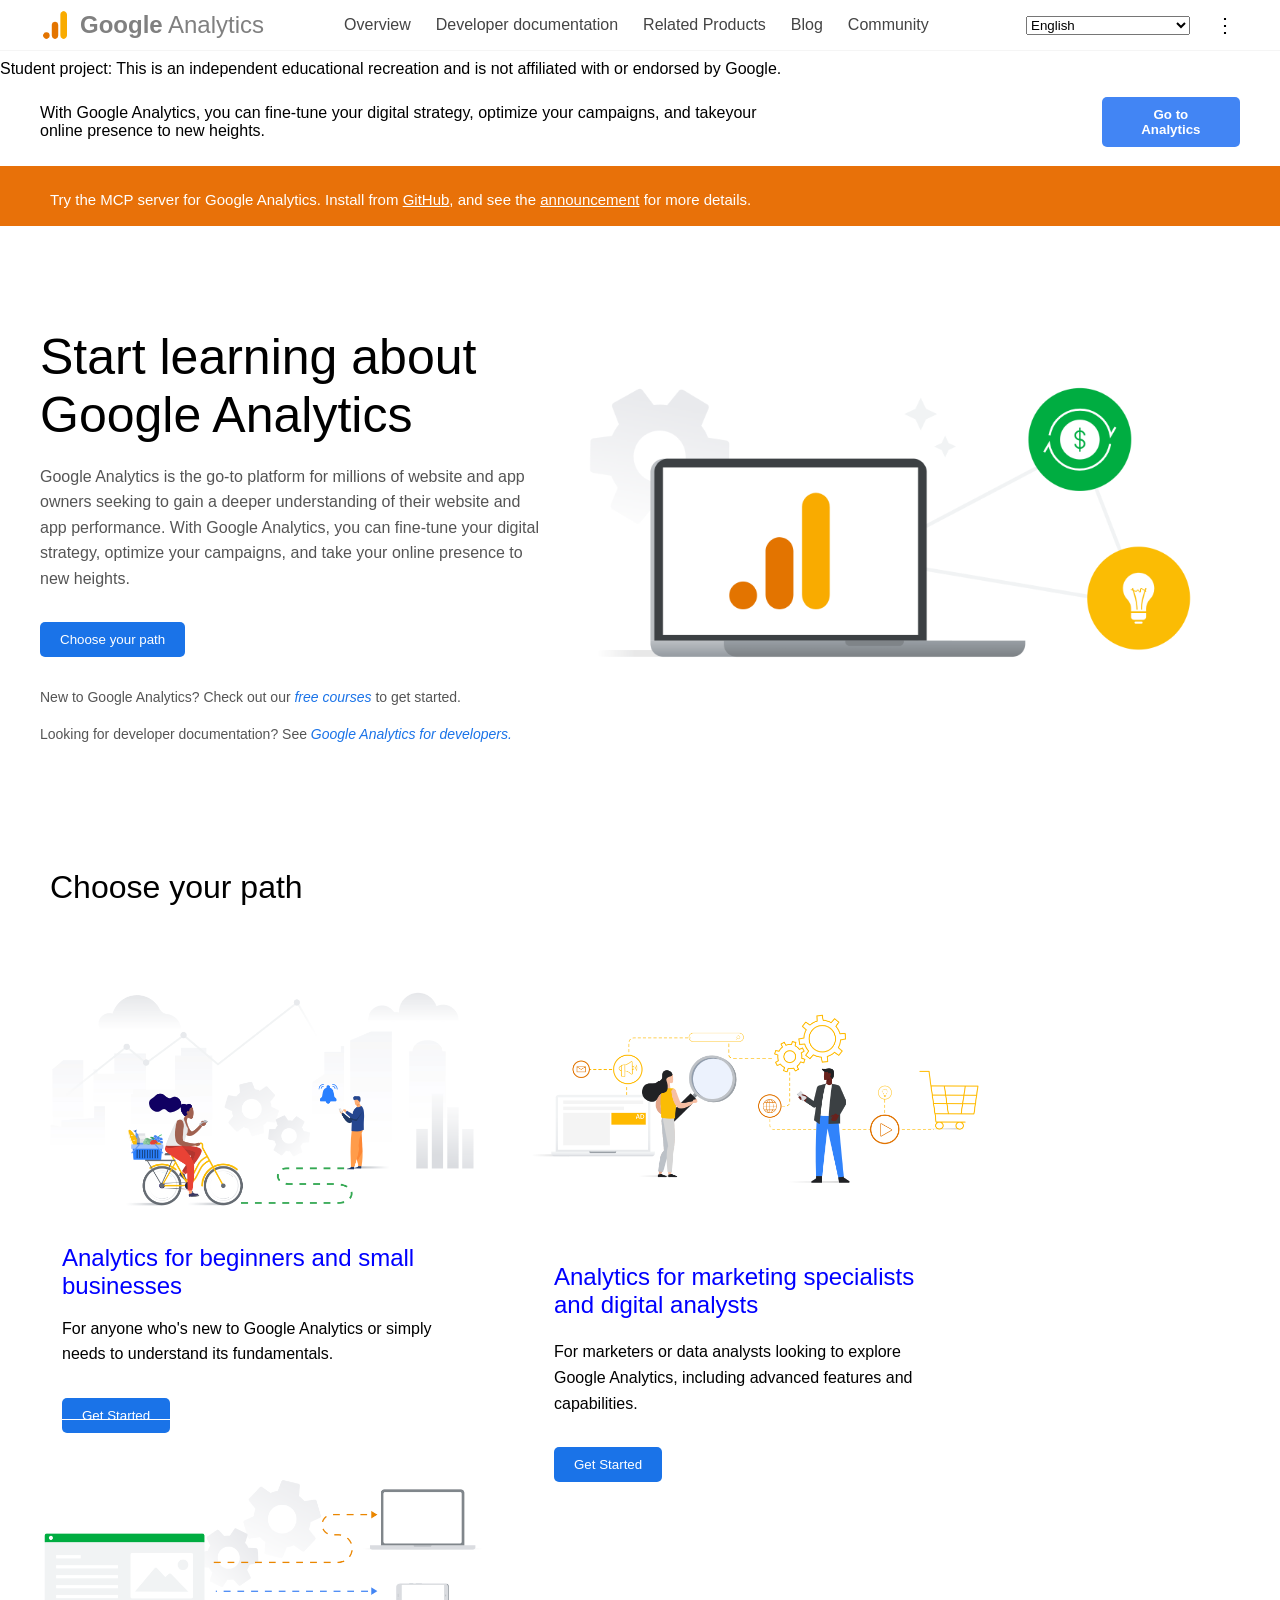
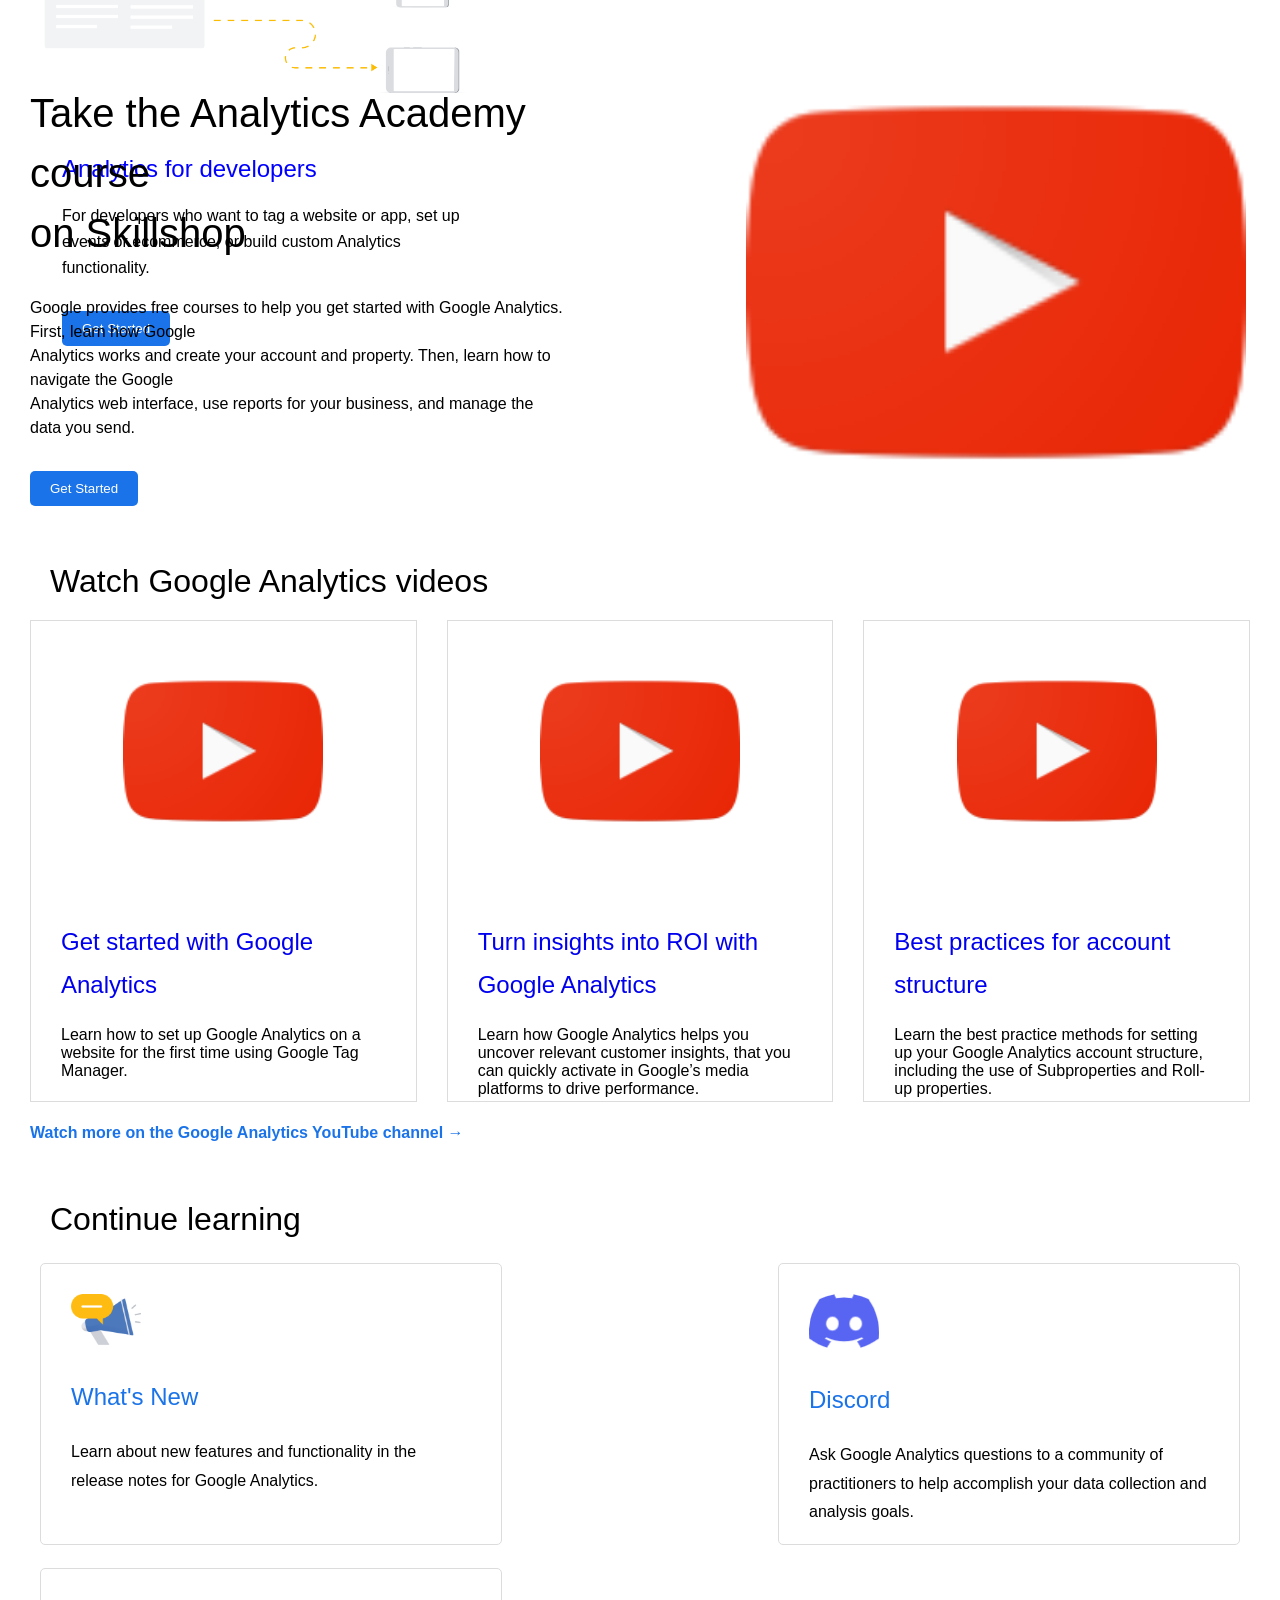
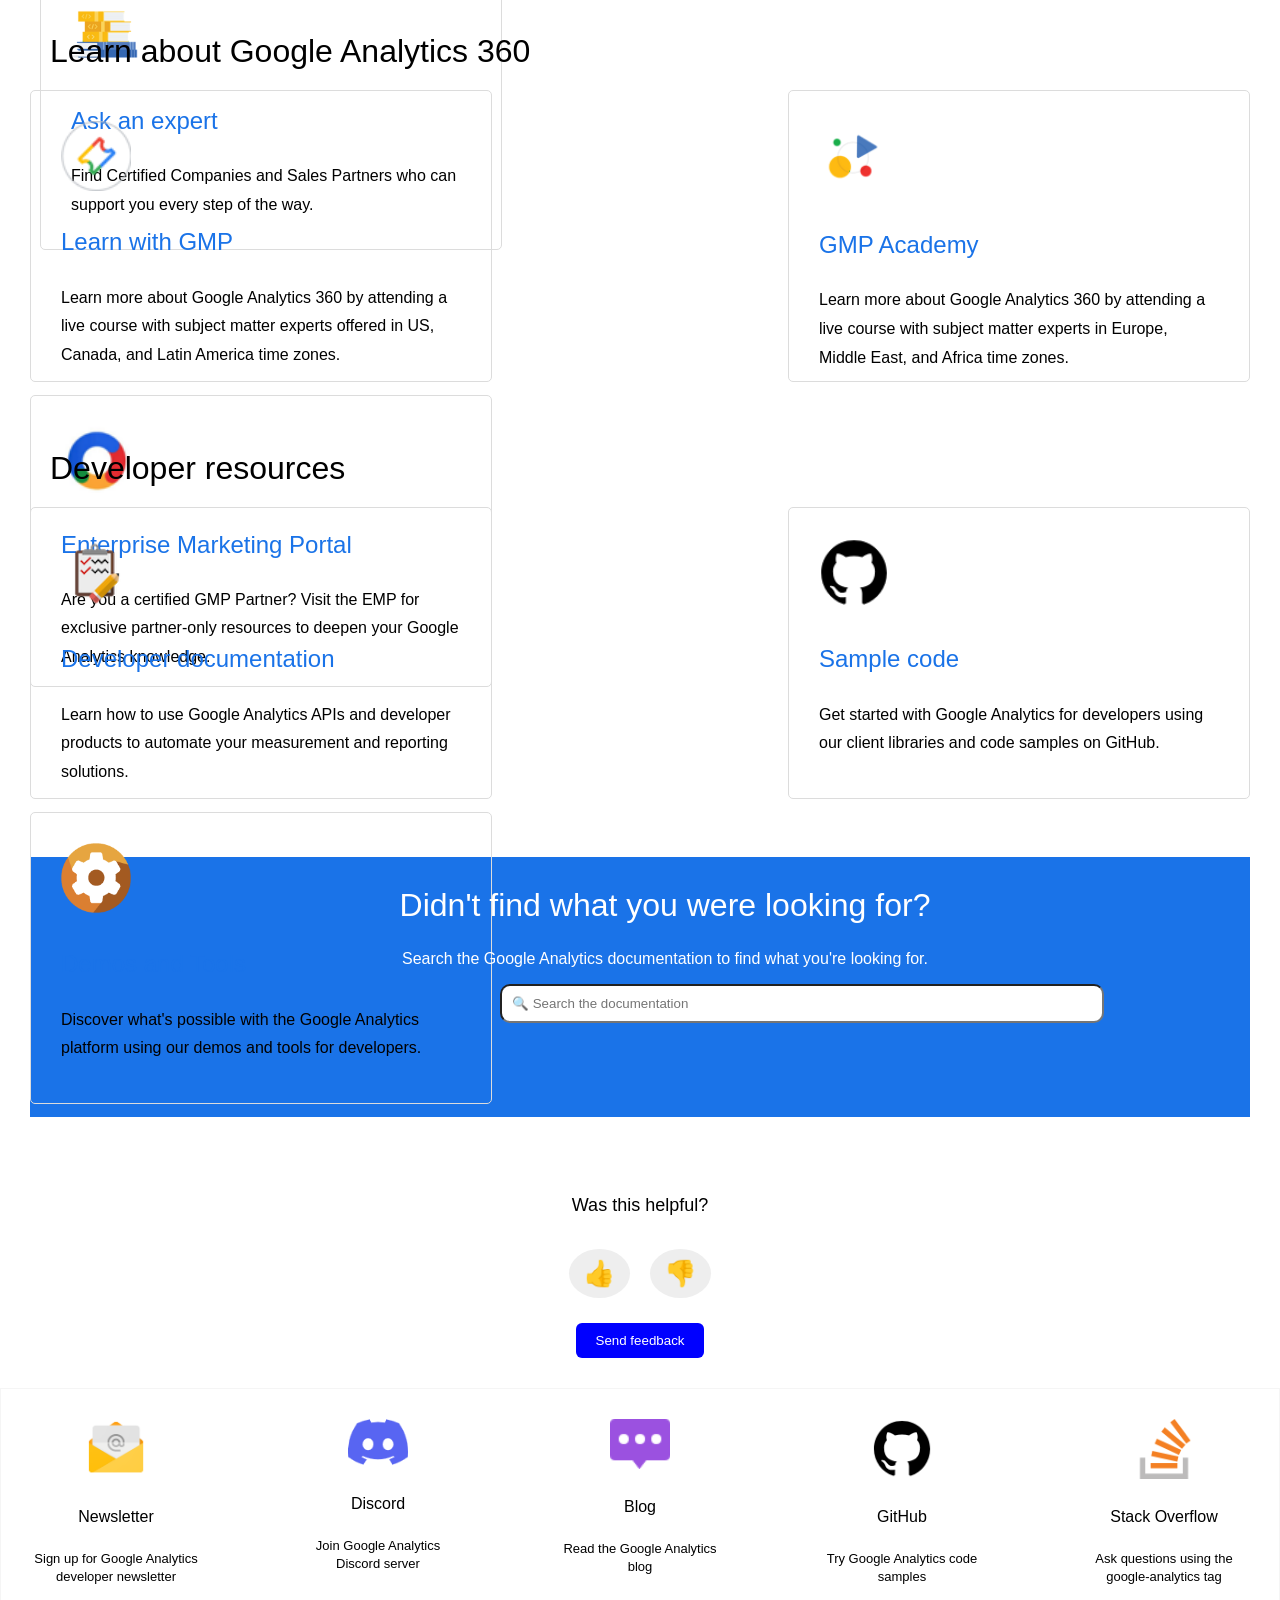
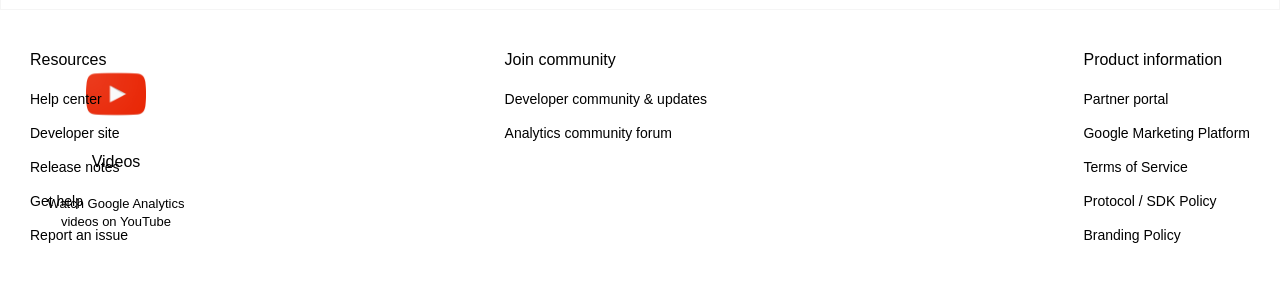
<file: index.html>
<!doctype html>
<html lang="en">
  <head>
    <meta charset="UTF-8" />
    <meta name="viewport" content="width=device-width, initial-scale=1.0" />
    <title>Student Project - Google Analytics UI Recreation</title>
    <link rel="stylesheet" href="google.css" />
  </head>
  <body>
    <div class="notice">
  Student project: This is an independent educational recreation
  and is not affiliated with or endorsed by Google.
</div>
    <header class="header">
      <div class="logo">
        <img src="his.jpg.png" alt="three histogram" width="30px" />
        <h2><strong>Google</strong> Analytics</h2>
      </div>

      <nav class="nav">
        <a href="https://support.google.com/analytics/answer/10089681"
          >Overview</a
        >
        <a
          href="https://developers.google.com/analytics/devguides/collection/ga4"
          >Developer documentation</a
        >
        <a href="#">Related Products</a>
        <a href="https://blog.google/products/marketingplatform/analytics/"
          >Blog</a
        >
        <a href="#">Community</a>
      </nav>

      <div class="right">
        <!-- <span>English</span> -->
        <label for="language"></label>
        <select required>
          <option>English</option>
          <option>Deutsch</option>
          <option>Espanol</option>
          <option>Espanol-America Latina</option>
          <option>Français</option>
          <option>Indonesia</option>
          <option>Italiano</option>
          <option>Polski</option>
          <option>Portugues-Brasil</option>
          <option>Tieng Viet</option>
          <option>Turkce</option>
          <option>表示</option>
          <option>風物詩</option>
          <option>Pycckий</option>
          <option>工具</option>
          <option>外观</option>
          required
        </select>
        <div class="menu">
          <span class="dots">&#8942;</span>
          <div class="dropdown">
            <p>
              <strong>Join the Google Developer Program</strong>
              Unlock AI tools, exclusive training, and insider access. Join
              today and accelerate your developer journey.
            </p>
            <br />
            <button class="Dismiss">Dismiss</button>
            <button class="start">start</button>
          </div>
        </div>
      </div>
    </header>

    <div class="right_side">
      <p class="text">
        With Google Analytics, you can fine-tune your digital strategy, optimize
        your campaigns, and takeyour online presence to new heights.
      </p>
      <button>
        <a
          href="https://analytics.google.com/analytics/web/provision/#/provision"
          >Go to Analytics</a
        >
      </button>
    </div>
    <div class="tex">
      <p>
        Try the MCP server for Google Analytics. Install from
        <a href="https://github.com/googleanalytics/mcp">GitHub</a>, and see the
        <a href="https://developers.google.com/analytics/devguides/MCP"
          >announcement</a
        >
        for more details.
      </p>
    </div>

    <section class="hero">
      <div class="hero-left">
        <h1>Start learning about<br />Google Analytics</h1>
        <p>
          Google Analytics is the go-to platform for millions of website and app
          owners seeking to gain a deeper understanding of their website and app
          performance. With Google Analytics, you can fine-tune your digital
          strategy, optimize your campaigns, and take your online presence to
          new heights.
        </p>
        <button class="choose">Choose your path</button>
        <p class="small">
          New to Google Analytics? Check out our
          <a href="https://developers.google.com/analytics#skillshop"
            ><i>free courses</i></a
          >
          to get started.
        </p>
        <p class="small">
          Looking for developer documentation? See
          <a
            href="https://developers.google.com/analytics/devguides/collection/ga4"
            ><i>Google Analytics for developers.</i></a
          >
        </p>
      </div>
      <div class="hero-right">
        <img src="analytics.jpg.png" alt="laptop" width="400px" />
      </div>
    </section>
    <div class="card">
      <h1>Choose your path</h1>
      <div class="flex-container">
        <div class="flexitem">
          <img src="bike.jpg.png" alt="biking" width="500px" />
          <h2 class="pol">
            <a href="https://developers.google.com/analytics/learn/beginners"
              >Analytics for beginners and small businesses</a>
          </h2>
          <p>For anyone who's new to Google Analytics or simply needs to understand its fundamentals.</p>
          <button class="start1"><a href="https://developers.google.com/analytics/learn/beginners">Get Started</a></button>
        </div>
        <div class="flexitem">
          <img src="sta.jpg.png" alt="two people exchanging something" width="500px" />
          <h2 class="pol2">
            <a href="https://developers.google.com/analytics/learn/marketers">Analytics for marketing specialists and digital analysts</a>
          </h2>
          <p>For marketers or data analysts looking to explore Google Analytics, including advanced features and capabilities.</p>
          <button class="start1"><a href="https://developers.google.com/analytics/learn/marketers">Get Started</a></button>
        </div>
        <div class="flexitem">
          <img src="laptop.jpg.png" alt="laptop" width="500px" />
          <h2 class="pol3">
            <a href="https://developers.google.com/analytics/devguides/collection/ga4">Analytics for developers</a>
          </h2>
          <p>For developers who want to tag a website or app, set up events or ecommerce, or build custom Analytics functionality.</p>
          <button class="start1"><a href="https://developers.google.com/analytics/devguides/collection/ga4">Get Started</a></button>
        </div>
    </div>
  
    <section class="poll">
      <div class="poll4">
        <h2>Take the Analytics Academy course <br>on Skillshop</h2>
        <p>Google provides free courses to help you get started with Google Analytics. First, learn how Google <br>Analytics works and create your account and property. Then, learn how to navigate the Google <br>Analytics web interface, use reports for your business, and manage the data you send.</p>
         <button class="start1"><a href="https://support.google.com/analytics/answer/15068052#zippy=,get-started-using-google-analytics-introduction,go-further-with-advanced-features-in-google-analytics-advanced,answer-business-questions-with-google-analytics-intermediate,use-google-analytics-for-your-business-beginner">Get Started</a></button>
      </div>
       <div class="youtube">
        <img src="youtube.jpg.png" alt="youtube" width="400px" />
      </div>
    </section>

    <div class="class">
      <h1>Watch Google Analytics videos</h1>
      <div class="classtype">
        <div class="class1">
          <img src="youtube.jpg.png" alt="youtube" width="200px">
          <h2 class="class2"><a href="Get started with Google Analytics">Get started with Google Analytics</a></h2>
          <p>Learn how to set up Google Analytics on a website for the first time using Google Tag Manager.</p>
        </div>
        <div class="class1">
          <img src="youtube.jpg.png" alt="youtube" width="200px">
          <h2 class="class2"><a href="https://www.youtube.com/watch?v=maoedHuHJxQ">Turn insights into ROI with Google Analytics</a></h2>
          <p>Learn how Google Analytics helps you uncover relevant customer insights, that you can quickly activate in Google’s media platforms to drive performance.</p>
        </div>
        <div class="class1">
          <img src="youtube.jpg.png" alt="youtube" width="200px">
          <h2 class="class2"><a href="https://www.youtube.com/watch?v=SHh9VfvXVdw">Best practices for account structure</a></h2>
          <p>Learn the best practice methods for setting up your Google Analytics account structure, including the use of Subproperties and Roll-up properties.</p>
        </div>
      </div>
    </div>
    <div class="link">
      <h4><a href="https://www.youtube.com/googleanalytics">Watch more on the Google Analytics YouTube channel →</a></h4>
    </div><br>
    <div class="continuess">
      <h1>Continue learning</h1>
      <div class="continues">
        <div class="continue1">
          <img src="speaker.jpg.png" alt="speaking" width="200px">
          <h2 class="continue1_1"><a href="https://support.google.com/analytics/answer/9164320">What's New</a></h2>
          <p>Learn about new features and functionality in the release notes for Google Analytics.</p>
        </div>
        <div class="continue1">
          <img src="discord.jpg.png" alt="app logo" width="200px">
          <h2 class="continue1_1"><a href="https://support.google.com/analytics/answer/14906673">Discord</a></h2>
          <p>Ask Google Analytics questions to a community of practitioners to help accomplish your data collection and analysis goals.</p>
        </div>
        <div class="continue1">
          <img src="books.jpg.png" alt="books" width="200px">
          <h2 class="continue1_1"><a href="https://enterprisemarketingportal.google/auth/find-a-partner?certificationsFilters=Analytics">Ask an expert</a></h2>
          <p>Find Certified Companies and Sales Partners who can support you every step of the way.</p>
        </div>
      </div>
    </div>
    <div class="learn">
      <h1>Learn about Google Analytics 360</h1>
      <div class="learned">
        <div class="learn1">
          <img src="sign.jpg.png" alt="sign" width="200px">
          <h2 class="learn1_1"><a href="https://rsvp.withgoogle.com/events/learnwithgmp">Learn with GMP</a></h2>
          <p>Learn more about Google Analytics 360 by attending a live course with subject matter experts offered in US, Canada, and Latin America time zones.</p>
        </div>
        <div class="learn1">
          <img src="shapes.jpg.png" alt="shapes" width="200px">
          <h2 class="learn1_1"><a href="https://marketingplatformacademy.withgoogle.com/google-analytics-360">GMP Academy</a></h2>
          <p>Learn more about Google Analytics 360 by attending a live course with subject matter experts in Europe, Middle East, and Africa time zones.</p>
        </div>
        <div class="learn1">
          <img src="circle.jpg.png" alt="circle" width="200px">
          <h2 class="learn1_1"><a href="https://enterprisemarketingportal.google/register/">Enterprise Marketing Portal</a></h2>
          <p>Are you a certified GMP Partner? Visit the EMP for exclusive partner-only resources to deepen your Google Analytics knowledge.</p>
        </div>
      </div>
    </div>
    <div class="develop">
      <h1>Developer resources</h1>
      <div class="developed">
        <div class="develop1">
          <img src="notepad.jpg.png" alt="note" width="200px">
          <h2 class="develop1_1"><a href="https://developers.google.com/analytics/devguides/collection/ga4">Developer documentation</a></h2>
          <p>Learn how to use Google Analytics APIs and developer products to automate your measurement and reporting solutions.</p>
        </div>
        <div class="develop1">
          <img src="github.jpg.png" alt="app" width="200px">
          <h2 class="develop1_1"><a href="https://github.com/googleanalytics/">Sample code</a></h2>
          <p>Get started with Google Analytics for developers using our client libraries and code samples on GitHub.</p>
        </div>
        <div class="develop1">
          <img src="settings.jpg.png" alt="settings logo" width="200px">
          <h2 class="develop1_1"><a href="https://ga-dev-tools.google/ga4/">Demos and Tools</a></h2>
          <p>Discover what's possible with the Google Analytics platform using our demos and tools for developers.</p>
        </div>
      </div>
    </div>
    <div class="radii">
      <h1>Didn't find what you were looking for?</h1>
      <p>Search the Google Analytics documentation to find what you're looking for.</p>
       <div class="search_box">
        <input type="text" placeholder="🔍 Search the documentation">
        <!-- <span class="icon"></span> -->
    </div>
    </div>

    <div class="feedback-box">
      <p>Was this helpful?</p>
      <div class="buttons">
        <button class="emoji-btn">👍</button>
        <button class="emoji-btn">👎</button>
      </div>
      <button class="send-btn">Send feedback</button>
    </div>
    <div class="personal">
      <div class="person">
        <img src="news.jpg.png" alt="news" width="200px">
        <h4 class="person1_1"><a href="https://groups.google.com/g/google-analytics-developer-newsletter?pli=1">Newsletter</a></h4>
        <p>Sign up for Google Analytics developer newsletter</p>
      </div>
      <div class="person">
        <img src="discord.jpg.png" alt="app" width="200px">
        <h4 class="person1_1"><a href="https://discord.gg/googleanalytics">Discord</a></h4>
        <p>Join Google Analytics Discord server</p>
      </div>
      <div class="person">
        <img src="blog.jpg.png" alt="app" width="200px">
        <h4 class="person1_1"><a href="https://blog.google/products/marketingplatform/analytics/">Blog</a></h4>
        <p>Read the Google Analytics blog</p>
      </div>
      <div class="person">
        <img src="github.jpg.png" alt="git" width="200px">
        <h4 class="person1_1"><a href="https://github.com/googleanalytics/">GitHub</a></h4>
        <p>Try Google Analytics code samples</p>
      </div>
      <div class="person">
        <img src="stack.jpg.png" alt="stack" width="200px">
        <h4 class="person1_1"><a href="https://stackoverflow.com/questions/tagged/google-analytics">Stack Overflow</a></h4>
        <p>Ask questions using the google-analytics tag</p>
      </div>
      <div class="person">
        <img src="youtube.jpg.png" alt="youtube" width="200px">
        <h4 class="person1_1"><a href="https://www.youtube.com/user/googleanalytics">Videos</a></h4>
        <p>Watch Google Analytics videos on YouTube</p>
      </div>
    </div>

    <footer>
          <div class="last_part">
      <div class="left_side">
        <h4>Resources</h4>
        <p class="last"><a href="https://support.google.com/analytics">Help center</a></p>
        <p class="last"><a href="https://developers.google.com/analytics">Developer site</a></p>
        <p class="last"><a href="https://support.google.com/analytics/answer/9164320">Release notes</a></p>
        <p class="last"><a href="https://developers.google.com/analytics/support">Get help</a></p>
        <p class="last"><a href="https://issuetracker.google.com/issues?q=componentid:187400&pli=1">Report an issue</a></p>
      </div>
      <div class="middle_side">
        <h4>Join community</h4>
        <p class="last"><a href="https://developers.google.com/analytics/support">Developer community & updates</a></p>
        <p class="last"><a href="https://support.google.com/analytics/community">Analytics community forum</a></p>
      </div>
      <div class="right_side1">
        <h4>Product information</h4>
        <p class="last"><a href="https://enterprisemarketingportal.google/auth/find-a-partner?certificationsFilters=Analytics">Partner portal</a></p>
        <p class="last"><a href="https://marketingplatform.google.com/about/">Google Marketing Platform</a></p>
        <p class="last"><a href="https://www.google.com/analytics/terms/">Terms of Service</a></p>
        <p class="last"><a href="https://developers.google.com/analytics/policy">Protocol / SDK Policy</a></p>
        <p class="last"><a href="https://developers.google.com/analytics/terms/branding-policy">Branding Policy</a></p>
      </div>
    </div>
    </footer>
  </body>
</html>
</file>
<file: google.css>
body {
  font-family: sans-serif;
  margin: 0;
  padding-top: 60px;
}
header {
  display: flex;
  align-items: center;
  justify-content: flex-start;
  padding: 25px 40px;
  box-sizing: border-box;
  /* background: white; */
  border-bottom: 1px solid whitesmoke;
  gap: 40px;
  height: 30px;
  /* position: relative; */
  position: fixed;
  top: 0;
  left: 0;
  width: 100%;
  background: white;
  z-index: 1000;
}
.logo h2 {
  font-weight: lighter;
  color: gray;
}
.logo {
  display: flex;
  align-items: center;
  gap: 10px;
}
nav {
  display: flex;
  gap: 25px;
  margin-left: 40px;
}

nav a {
  color: #444;
  text-decoration: none;
  /* color: black; */
}
.right {
  display: flex;
  align-items: center;
  gap: 20px;
  margin-left: auto;
}
.dots {
  font-size: 20px;
  cursor: pointer;
  padding: 5px;
}
.menu {
  position: relative;
}
.dropdown {
  position: absolute;
  top: 30px;
  right: 0;
  background: white;
  border: 4px solid #ccc;
  border-radius: 5px;
  display: none;
  width: 300px;
  display: none;
  font-size: 15px;
}
.menu:hover .dropdown {
  display: block;
}
.dropdown p {
  margin: 0;
  padding: 10px;
  /* cursor: pointer; */
}
.dropdown p:hover {
  background: #f0f0f0;
}
/* .Dismiss {
  padding-left: 7px;
  color: #1a73e8;
} */
.dropdown .Dismiss {
  /* width: 5px;
  height: 10px; */
  margin-left: 150px;
  padding-left: 7px;
  color: #1a73e8;
  border: 1px solid gray;
  /* border-radius: 1px;  */
}
.dropdown .start {
  background: #1a73e8;
  color: white;
  border: none;
  padding: 10px 20px;
  margin: 15px 0;
  border-radius: 5px;
}
.right_side {
  display: flex;
  justify-content: space-between;
  align-items: center;
  padding: 10px 40px;
  /* padding-left: 20px;
  padding-top: 15px; */
}
.right_side button {
  padding: 10px 30px;
  background: #4285f4;
  color: white;
  border: none;
  border-radius: 5px;
  cursor: pointer;
  margin-left: 300px;
}
.right_side a {
  text-decoration: none;
  color: white;
  font-weight: bold;
}
.tex {
  background-color: #e87109;
  height: 50px;
  padding-top: 10px;
  padding-left: 50px;
}
.tex p,
.tex a {
  color: white;
  /* text-decoration: none; */
  font-size: 15px;
}
.hero {
  display: flex;
  justify-content: space-between;
  align-items: center;
  padding: 60px 40px;
}
.hero-left {
  width: 50%;
}
.hero-left h1 {
  font-size: 50px;
  margin-bottom: 20px;
  font-weight: lighter;
}
.hero-left p {
  color: #555;
  line-height: 1.6;
}
.choose {
  background: #1a73e8;
  color: white;
  border: none;
  padding: 10px 20px;
  margin: 15px 0;
  border-radius: 5px;
}
.small {
  font-size: 14px;
}
.small a {
  text-decoration: none;
  color: #1a73e8;
}
.hero-right {
  width: -300%;
  /* height: 400px; */
  text-align: right;
}
.hero-right img {
  width: 700px;
}
.card {
  padding: 30px;
  margin: 0;
}
.card h1 {
  padding: 10px;
  margin: 10px;
  font-weight: lighter;
}
.flex-container {
  border: 1px solid white;
  margin: 0;
  padding: -40px;
  display: flex;
  height: 400px;
  /* align-items: center; */
  /* justify-content: space-evenly; */
  gap: 30px;
  flex-wrap: wrap;
}
/* .flex-container .flexitem {
  width: 400px;
  height: 400px;
  border: 1px solid white;
  padding: 30px;
} */

.flexitem {
  width: 400px;
  height: 400px;
  border: 1px solid white;
  padding: 30px;
}
.flexitem p {
  line-height: 1.6;
}
.flexitem .pol {
  margin: 0;
  padding-bottom: 0;
  text-decoration: blue;
}
.flexitem img {
  margin-left: -50px;
}
/* .flexitem button {
  margin-top: auto;
} */
.pol a {
  text-decoration: none;
  color: white;
}
.start1 {
  background: #1a73e8;
  color: white;
  border: none;
  padding: 10px 20px;
  margin: 15px 0;
  border-radius: 5px;
  /* margin-top: auto; */
}
.start1 a {
  text-decoration: none;
  color: white;
}
.pol a {
  color: blue;
  text-decoration: none;
  font-weight: lighter;
}
.pol2 a {
  color: blue;
  text-decoration: none;
  font-weight: lighter;
}
.pol3 a {
  color: blue;
  text-decoration: none;
  font-weight: lighter;
}
.poll {
  margin-top: 300px;
  line-height: 1.5;
  justify-content: space-between;
  display: flex;
  align-items: center;
}
.poll4 h2 {
  font-size: 40px;
  font-weight: lighter;
}
.youtube {
  width: 900px;
  height: auto;
  /* height: 400px; */
  text-align: right;
}
.youtube img {
  width: 500px;
  height: auto;
  /* margin-top: -3000px; */
  border: 4px solid white;
}
.classtype {
  margin: 0;
  /* padding: -40px; */
  /* padding-left: 100px; */
  display: flex;
  gap: 30px;
}
.class1 {
  width: 700px;
  height: 420px;
  border: 1px solid gainsboro;
  padding: 30px;
  justify-content: center;
  text-align: center;
}
.class2 {
  /* padding-left: -10px; */
  /* margin-top: 10px; */
  /* padding-bottom: 50px; */
  text-align: left;
  padding-top: 45px;
  line-height: 1.8;
}
.class1 p {
  padding-left: -120px;
  text-align: left;
}
.class2 a {
  text-decoration: none;
  font-weight: lighter;
}
.link a {
  color: #1a73e8;
  text-decoration: none;
}
.continues {
  /* border: 1px solid red; */
  margin: 5px;
  padding: 5px;
  display: flex;
  height: 600px;
  justify-content: space-between;
  /* align-items: center;
  justify-content: center; */
  gap: 10px;
  flex-wrap: wrap;
  /* justify-content: space-evenly; */
}
.continue1 {
  width: 400px;
  height: 220px;
  border: 1px solid gainsboro;
  padding: 30px;
  text-align: left;
  line-height: 1.8;
  border-radius: 5px;
}
.continue1 img {
  width: 70px;
  height: auto;
}
.continue1_1 a {
  text-decoration: none;
  font-weight: lighter;
  color: #1a73e8;
}
.learn h1 {
  margin-top: -250px;
}
.learned {
  display: flex;
  height: 600px;
  justify-content: space-between;
  gap: 10px;
  flex-wrap: wrap;
}
.learn1 {
  width: 400px;
  height: 230px;
  border: 1px solid gainsboro;
  padding: 30px;
  text-align: left;
  line-height: 1.8;
  border-radius: 5px;
}
.learn1 img {
  width: 70px;
  height: auto;
}
.learn1_1 a {
  text-decoration: none;
  font-weight: lighter;
  color: #1a73e8;
}
.develop h1 {
  margin-top: -250px;
}
.developed {
  display: flex;
  height: 600px;
  justify-content: space-between;
  gap: 10px;
  flex-wrap: wrap;
}
.develop1 {
  width: 400px;
  height: 230px;
  border: 1px solid gainsboro;
  padding: 30px;
  text-align: left;
  line-height: 1.8;
  border-radius: 5px;
}
.develop1 img {
  width: 70px;
  height: auto;
}
.develop1_1 a {
  text-decoration: none;
  font-weight: lighter;
  color: #1a73e8;
}
.radii {
  margin-top: -250px;
  background-color: #1a73e8;
  height: 250px;
  padding-top: 10px;
  padding-left: 50px;
}
.radii h1 {
  color: white;
  text-align: center;
}
.radii p {
  color: white;
  text-align: center;
}
.search_box {
  position: relative;
  width: 550px;
  height: 50px;
  right: -420px;
  color: white;
}
.search_box input {
  width: 100%;
  padding: 10px 40px 10px 10px;
  border-radius: 10px;
  /* color: gray; */
}
/* .icon {
  position: absolute;
  right: 270px;
  top: 50%;
  transform: translateY(-50%);
} */
.feedback-box {
  text-align: center;
  padding: 20px;
  display: flex;
  flex-direction: column;
  align-items: center;
  justify-content: center;
  margin: 40px auto;
}
.feedback-box p {
  font-size: 18px;
}
.buttons {
  margin: 10px 0;
  display: flex;
  gap: 10px;
}
.emoji-btn {
  font-size: 25px;
  padding: 10px 15px;
  margin: 5px;
  border: none;
  border-radius: 50%;
  background-color: #eee;
  cursor: pointer;
}
.emoji-btn:hover {
  background-color: #ccc;
}
.emoji-btn:focus {
  background-color: #4caf50;
  color: white;
}
.send-btn {
  margin-top: 10px;
  padding: 10px 20px;
  border: none;
  background-color: blue;
  color: white;
  border-radius: 6px;
  cursor: pointer;
}
.send-btn:hover {
  background-color: darkblue;
}
.personal {
  margin-top: -30px;
  display: flex;
  height: 220px;
  justify-content: space-between;
  gap: 5px;
  flex-wrap: wrap;
  border: 1px solid rgb(245, 245, 245);
  padding: 0;
  margin: -30px;
  /* width: 100px;
  height: 100px; */
}
.person {
  width: 170px;
  height: 180px;
  padding: 30px;
  line-height: 1.4;
  border-radius: 5px;
  text-align: center;
  justify-content: center;
}
.person img {
  width: 60px;
  height: auto;
}
.person1_1 a {
  text-decoration: none;
  font-weight: lighter;
  color: black;
}
.person p {
  /* padding-top: -200px; */
  font-size: 13px;
  font-family: sans-serif;
}
.person a:hover {
  color: blue;
  text-decoration: none;
}
.last_part {
  display: flex;
  justify-content: space-between;
  margin-top: 50px;
}
.left_side h4 {
  /* margin-top: 50px; */
  font-weight: lighter;
}
.last a {
  text-decoration: none;
  font-weight: lighter;
  color: black;
  font-size: 14px;
}
.last a:hover {
  color: blue;
  text-decoration: none;
}
.middle_side h4 {
  /* margin-top: -210px;
  margin-left: -299px; */
  /* font-size: 14px; */
  font-weight: lighter;
  /* text-align: center;
  justify-content: center; */
}
.right_side1 h4 {
  font-weight: lighter;
}
</file>
